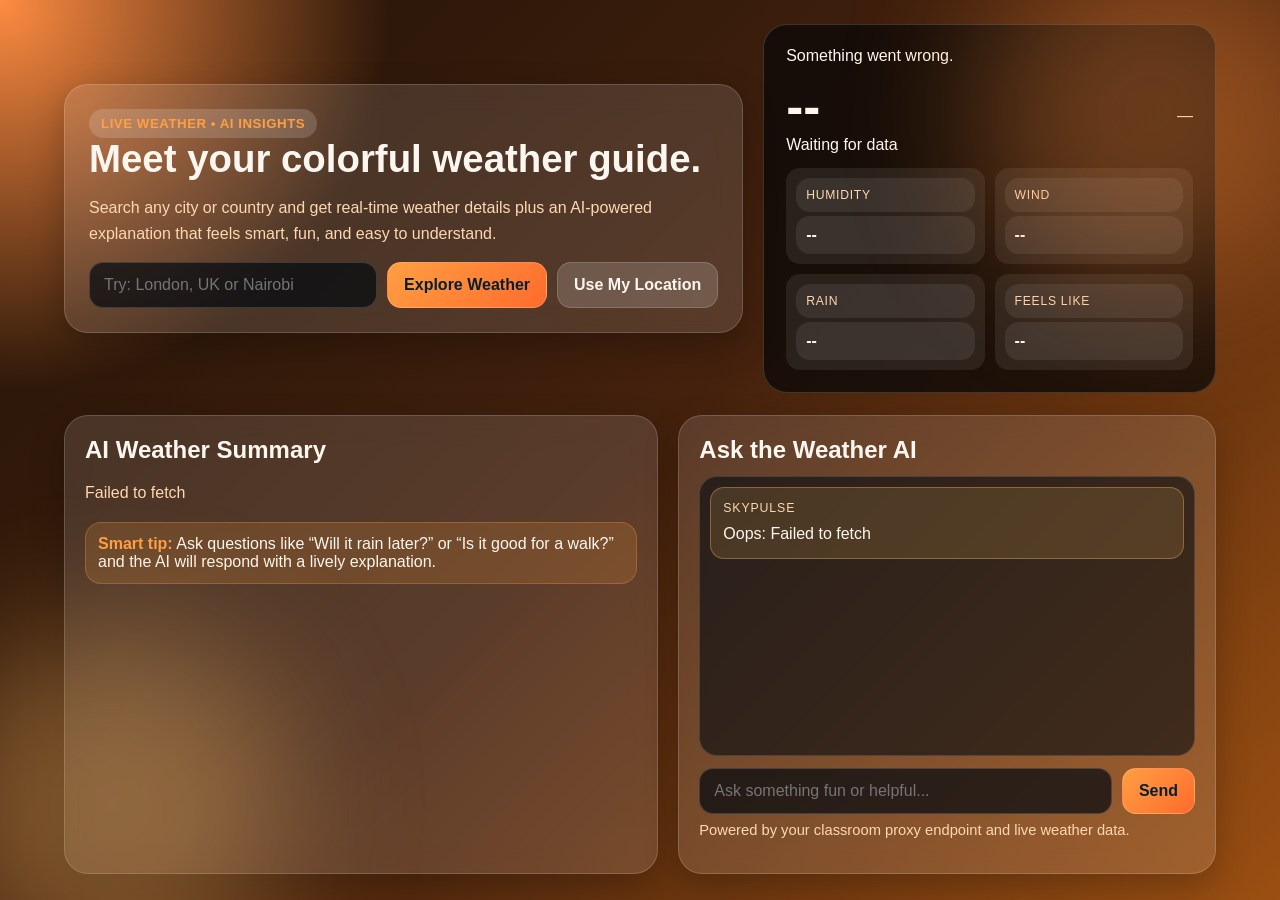
<file: index.html>
<!DOCTYPE html>
<html lang="en">
  <head>
    <meta charset="UTF-8" />
    <meta name="viewport" content="width=device-width, initial-scale=1.0" />
    <title>SkyPulse Weather AI</title>
    <style>
      :root {
        --bg1: #1f1207;
        --bg2: #44210d;
        --bg3: #9b4f12;
        --panel: rgba(255, 255, 255, 0.12);
        --panel-strong: rgba(12, 10, 8, 0.78);
        --text: #fff7ef;
        --muted: #ffd8b2;
        --accent: #ff9f43;
        --accent-2: #ff6b2c;
        --accent-3: #ffd166;
        --border: rgba(255, 255, 255, 0.16);
      }

      * { box-sizing: border-box; }
      body {
        margin: 0;
        min-height: 100vh;
        font-family: Inter, "Segoe UI", Roboto, Arial, sans-serif;
        color: var(--text);
        background: radial-gradient(circle at top left, #ff8c42, transparent 25%), linear-gradient(135deg, var(--bg1), var(--bg2), var(--bg3));
        overflow-x: hidden;
      }

      body::before, body::after {
        content: "";
        position: fixed;
        width: 22rem;
        height: 22rem;
        border-radius: 50%;
        filter: blur(70px);
        opacity: 0.35;
        pointer-events: none;
        animation: drift 14s ease-in-out infinite;
      }
      body::before { top: -4rem; right: -3rem; background: #ff8f3f; }
      body::after { bottom: -5rem; left: -4rem; background: #ffbf69; animation-delay: -7s; }

      .app {
        max-width: 1200px;
        margin: 0 auto;
        padding: 24px;
      }

      .hero {
        display: grid;
        grid-template-columns: 1.2fr 0.8fr;
        gap: 20px;
        align-items: center;
        margin-bottom: 22px;
      }

      .hero-card, .panel, .chat-card {
        border: 1px solid var(--border);
        background: var(--panel);
        backdrop-filter: blur(14px);
        box-shadow: 0 12px 34px rgba(0,0,0,0.24);
      }

      .hero-card {
        padding: 24px;
        border-radius: 24px;
      }

      .badge {
        display: inline-block;
        padding: 7px 12px;
        border-radius: 999px;
        background: rgba(255,255,255,0.16);
        color: var(--accent);
        font-size: 0.83rem;
        font-weight: 700;
        letter-spacing: 0.04em;
        text-transform: uppercase;
      }

      h1, h2 { margin: 0; }
      h1 { font-size: clamp(1.8rem, 3vw, 2.7rem); line-height: 1.08; }
      .hero p { color: var(--muted); line-height: 1.6; }

      .search-bar {
        display: flex;
        flex-wrap: wrap;
        gap: 10px;
        margin-top: 16px;
      }

      input, button {
        font: inherit;
        border-radius: 14px;
        border: 1px solid var(--border);
      }

      input {
        flex: 1 1 260px;
        min-width: 220px;
        padding: 13px 14px;
        color: var(--text);
        background: rgba(3, 9, 17, 0.7);
      }

      button {
        padding: 12px 16px;
        background: linear-gradient(135deg, var(--accent), var(--accent-2));
        color: #062031;
        font-weight: 800;
        cursor: pointer;
        transition: transform .16s ease, box-shadow .16s ease;
      }

      button:hover { transform: translateY(-2px); box-shadow: 0 10px 20px rgba(0,0,0,0.2); }
      button.secondary { background: rgba(255,255,255,0.16); color: var(--text); }

      .status-card {
        padding: 22px;
        border-radius: 24px;
        background: var(--panel-strong);
        border: 1px solid var(--border);
      }

      .weather-main {
        display: flex;
        justify-content: space-between;
        align-items: center;
        gap: 12px;
        margin-top: 12px;
      }

      .big-temp { font-size: 3.2rem; font-weight: 800; }
      .mini-stats { display: grid; grid-template-columns: repeat(2, minmax(0, 1fr)); gap: 10px; margin-top: 14px; }
      .mini-stats div { background: rgba(255,255,255,0.08); padding: 10px; border-radius: 14px; }
      .mini-stats .label { font-size: 0.76rem; color: var(--muted); margin-bottom: 4px; text-transform: uppercase; letter-spacing: .06em; }
      .mini-stats .value { font-weight: 700; }

      .grid {
        display: grid;
        grid-template-columns: 1.05fr 0.95fr;
        gap: 20px;
      }

      .panel, .chat-card {
        padding: 20px;
        border-radius: 24px;
      }

      .panel h2, .chat-card h2 { margin-bottom: 12px; }
      .panel p { color: var(--muted); line-height: 1.65; }
      .insight { margin-top: 12px; padding: 12px; border-radius: 16px; background: rgba(255, 159, 67, 0.16); border: 1px solid rgba(255, 159, 67, 0.28); }
      .insight strong { color: var(--accent); }

      .chat-log {
        min-height: 280px;
        max-height: 360px;
        overflow-y: auto;
        padding: 10px;
        border-radius: 18px;
        background: rgba(3, 9, 17, 0.58);
        border: 1px solid rgba(255,255,255,0.14);
      }
      .bubble {
        margin-bottom: 10px;
        padding: 11px 12px;
        border-radius: 14px;
        line-height: 1.55;
        animation: pop .25s ease;
      }
      .bubble.user { background: rgba(255, 159, 67, 0.2); border: 1px solid rgba(255, 159, 67, 0.32); }
      .bubble.ai { background: rgba(255, 191, 105, 0.15); border: 1px solid rgba(255, 191, 105, 0.34); }
      .bubble .who { font-size: 0.77rem; color: var(--muted); margin-bottom: 4px; text-transform: uppercase; letter-spacing: .07em; }

      .footer-note { margin-top: 8px; color: var(--muted); font-size: 0.92rem; }

      @keyframes drift {
        0%, 100% { transform: translate3d(0,0,0) scale(1); }
        50% { transform: translate3d(18px,-16px,0) scale(1.06); }
      }
      @keyframes pop { from { opacity: 0; transform: translateY(6px);} to { opacity: 1; transform: translateY(0);} }

      @media (max-width: 860px) {
        .hero, .grid { grid-template-columns: 1fr; }
      }
    </style>
  </head>
  <body>
    <main class="app">
      <section class="hero">
        <div class="hero-card">
          <span class="badge">Live weather • AI insights</span>
          <h1>Meet your colorful weather guide.</h1>
          <p>Search any city or country and get real-time weather details plus an AI-powered explanation that feels smart, fun, and easy to understand.</p>
          <div class="search-bar">
            <input id="locationInput" type="text" placeholder="Try: London, UK or Nairobi" />
            <button id="searchBtn">Explore Weather</button>
            <button id="geoBtn" class="secondary">Use My Location</button>
          </div>
        </div>

        <div class="status-card">
          <div id="statusText">Loading weather from the skies…</div>
          <div class="weather-main">
            <div>
              <div id="tempValue" class="big-temp">--</div>
              <div id="conditionValue">Waiting for data</div>
            </div>
            <div id="locationValue">—</div>
          </div>
          <div class="mini-stats">
            <div><div class="label">Humidity</div><div id="humidityValue" class="value">--</div></div>
            <div><div class="label">Wind</div><div id="windValue" class="value">--</div></div>
            <div><div class="label">Rain</div><div id="rainValue" class="value">--</div></div>
            <div><div class="label">Feels Like</div><div id="feelsLikeValue" class="value">--</div></div>
          </div>
        </div>
      </section>

      <section class="grid">
        <article class="panel">
          <h2>AI Weather Summary</h2>
          <p id="aiSummary">Your AI weather companion will appear here after a search.</p>
          <div class="insight">
            <strong>Smart tip:</strong> Ask questions like “Will it rain later?” or “Is it good for a walk?” and the AI will respond with a lively explanation.
          </div>
        </article>

        <article class="chat-card">
          <h2>Ask the Weather AI</h2>
          <div id="chatLog" class="chat-log"></div>
          <div class="search-bar" style="margin-top: 12px;">
            <input id="chatInput" type="text" placeholder="Ask something fun or helpful..." />
            <button id="chatBtn">Send</button>
          </div>
          <p class="footer-note">Powered by your classroom proxy endpoint and live weather data.</p>
        </article>
      </section>
    </main>

    <script>
      const weatherCodeMap = {
        0: "Clear sky",
        1: "Mostly clear",
        2: "Partly cloudy",
        3: "Overcast",
        45: "Fog",
        48: "Rime fog",
        51: "Light drizzle",
        53: "Drizzle",
        55: "Heavy drizzle",
        61: "Light rain",
        63: "Rain",
        65: "Heavy rain",
        66: "Freezing rain",
        67: "Heavy freezing rain",
        71: "Light snow",
        73: "Snow",
        75: "Heavy snow",
        80: "Rain showers",
        81: "Strong showers",
        82: "Violent showers",
        95: "Thunderstorms",
        96: "Thunderstorms with hail",
        99: "Severe thunderstorm"
      };

      const state = {
        place: null,
        weather: null
      };

      const els = {
        locationInput: document.getElementById("locationInput"),
        searchBtn: document.getElementById("searchBtn"),
        geoBtn: document.getElementById("geoBtn"),
        statusText: document.getElementById("statusText"),
        tempValue: document.getElementById("tempValue"),
        conditionValue: document.getElementById("conditionValue"),
        locationValue: document.getElementById("locationValue"),
        humidityValue: document.getElementById("humidityValue"),
        windValue: document.getElementById("windValue"),
        rainValue: document.getElementById("rainValue"),
        feelsLikeValue: document.getElementById("feelsLikeValue"),
        aiSummary: document.getElementById("aiSummary"),
        chatLog: document.getElementById("chatLog"),
        chatInput: document.getElementById("chatInput"),
        chatBtn: document.getElementById("chatBtn")
      };

      function setStatus(message) {
        els.statusText.textContent = message;
      }

      function renderWeather(weather, place) {
        state.weather = weather;
        state.place = place;

        const current = weather.current;
        const description = weatherCodeMap[current.weathercode] || "Changing skies";

        els.locationValue.textContent = `${place.name}, ${place.country}`;
        els.tempValue.textContent = `${Math.round(current.temperature_2m)}°C`;
        els.conditionValue.textContent = description;
        els.humidityValue.textContent = `${Math.round(current.relative_humidity_2m)}%`;
        els.windValue.textContent = `${Math.round(current.wind_speed_10m)} km/h`;
        els.rainValue.textContent = `${current.rain.toFixed(1)} mm`;
        els.feelsLikeValue.textContent = `${Math.round(current.apparent_temperature)}°C`;
      }

      function appendBubble(text, who) {
        const bubble = document.createElement("div");
        bubble.className = `bubble ${who === "You" ? "user" : "ai"}`;
        bubble.innerHTML = `<div class="who">${who}</div>${text}`;
        els.chatLog.appendChild(bubble);
        els.chatLog.scrollTop = els.chatLog.scrollHeight;
      }

      async function askProxy(prompt) {
        // This is the main AI request. It sends your message to the classroom proxy server
        // using a standard fetch POST request and JSON data.
        const response = await fetch("https://vibe-proxy-gqv4.onrender.com/v1/chat/completions", {
          method: "POST",
          headers: {
            "Content-Type": "application/json",
            Authorization: "Bearer sk-vibe-summer-2026"
          },
          body: JSON.stringify({
            model: "class-chat-model",
            messages: [{ role: "user", content: prompt }]
          })
        });

        if (!response.ok) {
          throw new Error(`Proxy request failed with status ${response.status}`);
        }

        const data = await response.json();
        // The proxy returns the answer in a typical OpenAI-style format.
        // We read the content from data.choices[0].message.content.
        return data?.choices?.[0]?.message?.content || "The AI did not return any text.";
      }

      async function buildAiSummary(userQuestion = "Give me a lively weather summary.") {
        if (!state.weather || !state.place) {
          return "Search for a location first so I can build a weather-based AI response.";
        }

        const current = state.weather.current;
        const description = weatherCodeMap[current.weathercode] || "Changing skies";
        const prompt = `You are a cheerful weather guide. The user asked: "${userQuestion}". The live weather for ${state.place.name}, ${state.place.country} is ${description}, ${Math.round(current.temperature_2m)}°C, feels like ${Math.round(current.apparent_temperature)}°C, humidity ${Math.round(current.relative_humidity_2m)}%, wind ${Math.round(current.wind_speed_10m)} km/h, and rain ${current.rain.toFixed(1)} mm. Please answer in a friendly, vivid, and helpful way with one short prediction and one practical tip.`;

        return askProxy(prompt);
      }

      async function fetchWeather(locationText) {
        setStatus("Fetching weather…");
        try {
          // Step 1: Turn the city or country name into coordinates.
          const geoRes = await fetch(`https://geocoding-api.open-meteo.com/v1/search?name=${encodeURIComponent(locationText)}&count=1&language=en&format=json`);
          if (!geoRes.ok) throw new Error("Location lookup failed.");
          const geoData = await geoRes.json();
          if (!geoData.results?.length) throw new Error("No matching place found.");

          const place = geoData.results[0];

          // Step 2: Use the coordinates to request detailed weather data.
          const url = new URL("https://api.open-meteo.com/v1/forecast");
          url.searchParams.set("latitude", place.latitude);
          url.searchParams.set("longitude", place.longitude);
          url.searchParams.set("current", "temperature_2m,apparent_temperature,weathercode,relative_humidity_2m,wind_speed_10m,rain");
          url.searchParams.set("timezone", "auto");

          const weatherRes = await fetch(url);
          if (!weatherRes.ok) throw new Error("Weather request failed.");
          const weather = await weatherRes.json();
          renderWeather(weather, place);
          setStatus(`Live weather loaded for ${place.name}`);

          // Step 3: Ask the AI for a colorful explanation using the fresh weather data.
          const aiReply = await buildAiSummary(`Give me a vivid weather summary for ${place.name}.`);
          els.aiSummary.textContent = aiReply;
          appendBubble(`Weather loaded for ${place.name}.`, "SkyPulse");
          appendBubble(aiReply, "SkyPulse");
        } catch (error) {
          setStatus("Something went wrong.");
          els.aiSummary.textContent = error.message;
          appendBubble(`Oops: ${error.message}`, "SkyPulse");
        }
      }

      function requestUserLocation() {
        if (!navigator.geolocation) {
          els.aiSummary.textContent = "Geolocation is not supported in this browser.";
          return;
        }

        navigator.geolocation.getCurrentPosition(async (position) => {
          const lat = position.coords.latitude;
          const lon = position.coords.longitude;
          setStatus("Using your current coordinates…");
          try {
            const url = new URL("https://geocoding-api.open-meteo.com/v1/reverse");
            url.searchParams.set("latitude", lat);
            url.searchParams.set("longitude", lon);
            url.searchParams.set("language", "en");
            url.searchParams.set("format", "json");
            const res = await fetch(url);
            if (!res.ok) throw new Error("Reverse geocoding failed.");
            const data = await res.json();
            const place = data.results?.[0] || { name: "Your area", country: "Current location" };
            await fetchWeather(`${place.name}, ${place.country}`);
          } catch (error) {
            els.aiSummary.textContent = error.message;
          }
        }, () => {
          els.aiSummary.textContent = "Location permission was denied. You can still search for a city manually.";
        });
      }

      document.getElementById("searchBtn").addEventListener("click", () => {
        const q = els.locationInput.value.trim();
        if (!q) return;
        fetchWeather(q);
      });

      document.getElementById("geoBtn").addEventListener("click", requestUserLocation);

      els.locationInput.addEventListener("keydown", (event) => {
        if (event.key === "Enter") {
          event.preventDefault();
          document.getElementById("searchBtn").click();
        }
      });

      document.getElementById("chatBtn").addEventListener("click", async () => {
        const question = els.chatInput.value.trim();
        if (!question) return;
        appendBubble(question, "You");
        els.chatInput.value = "";

        try {
          const reply = await buildAiSummary(question);
          appendBubble(reply, "SkyPulse");
          els.aiSummary.textContent = reply;
        } catch (error) {
          appendBubble(`AI error: ${error.message}`, "SkyPulse");
        }
      });

      els.chatInput.addEventListener("keydown", (event) => {
        if (event.key === "Enter") {
          event.preventDefault();
          document.getElementById("chatBtn").click();
        }
      });

      // Start with a friendly default city so the app feels alive immediately.
      fetchWeather("London");
    </script>
  </body>
</html>
</file>
